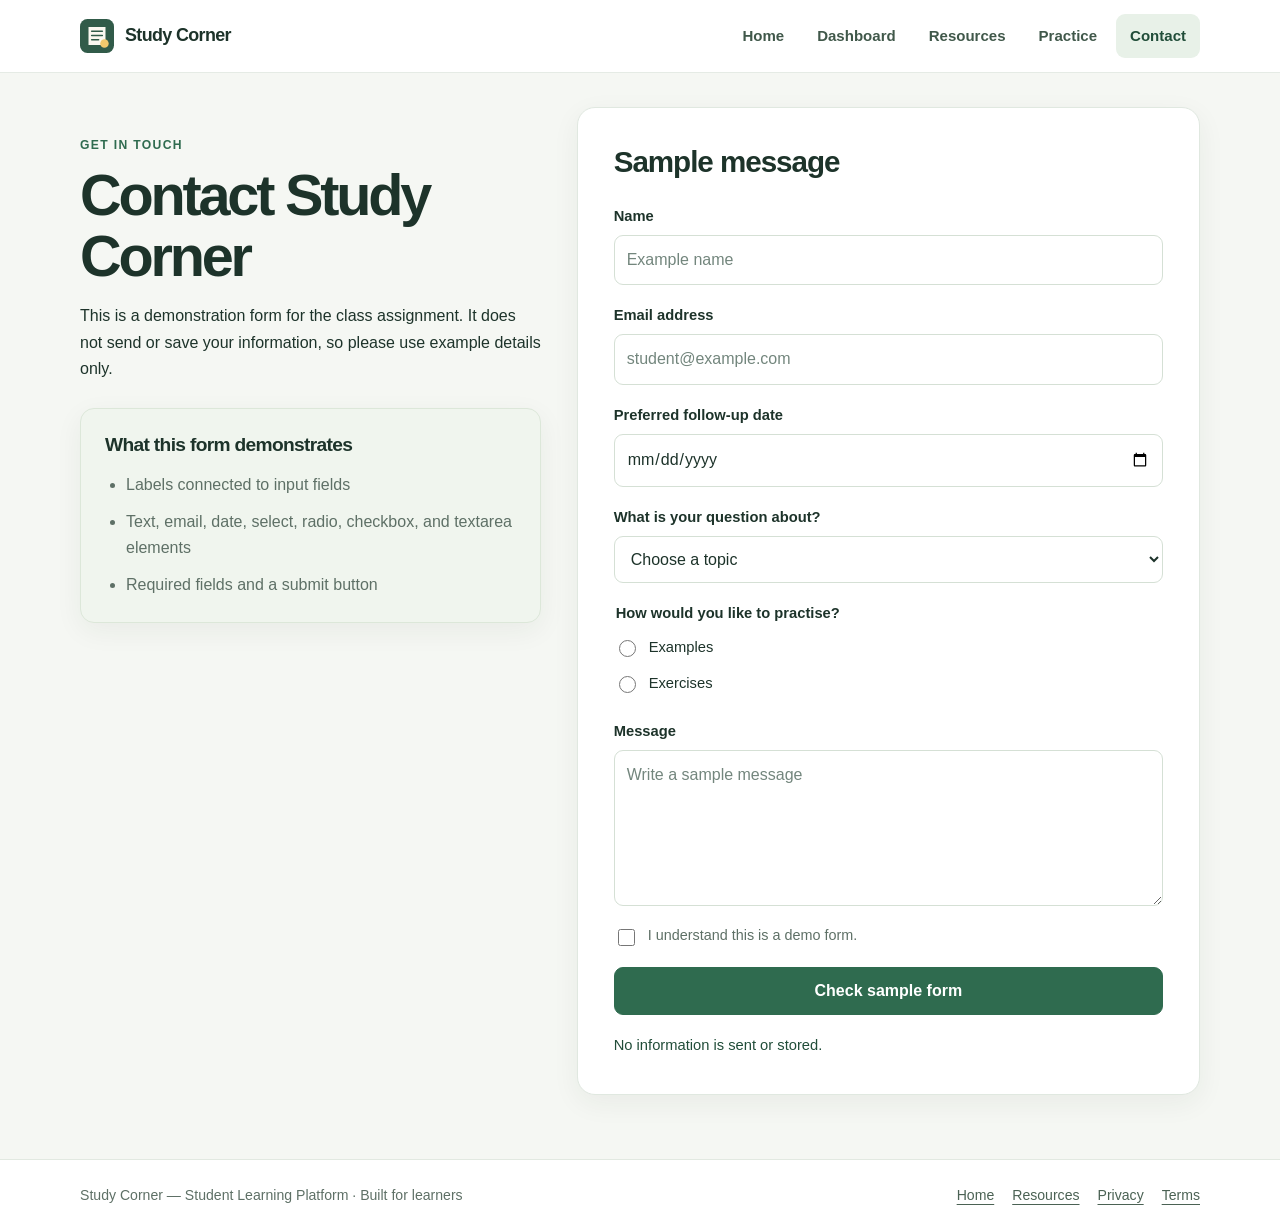
<file: contact.html>
<!DOCTYPE html>
<html lang="en">
<head>
  <meta charset="UTF-8">
  <meta name="viewport" content="width=device-width, initial-scale=1.0">
  <meta name="description" content="A sample HTML form demonstrating common input types.">
  <title>Contact | Study Corner — Student Learning Platform</title>
  <link rel="stylesheet" href="style.css">
  <link rel="icon" href="favicon.svg" type="image/svg+xml">
</head>
<body>
  <!-- This form is for demonstrating HTML form elements only. -->
  <header class="site-header">
    <nav class="navbar" aria-label="Main navigation">
      <a class="logo" href="index.html"><img src="favicon.svg" alt="" width="30" height="30"> Study Corner</a>
      <ul class="nav-links">
        <li><a href="index.html">Home</a></li><li><a href="index.html#dashboard">Dashboard</a></li><li><a href="resources.html">Resources</a></li><li><a href="resources.html#practice-centre">Practice</a></li><li><a class="active" aria-current="page" href="contact.html">Contact</a></li>
      </ul>
    </nav>
  </header>

  <main id="main-content" class="page-wrap contact-layout">
    <section class="page-intro">
      <p class="eyebrow">Get in touch</p>
      <h1>Contact Study Corner</h1>
      <p>This is a demonstration form for the class assignment. It does not send or save your information, so please use example details only.</p>
      <div class="glass-panel contact-note" id="form-note">
        <h2>What this form demonstrates</h2>
        <ul>
          <li>Labels connected to input fields</li>
          <li>Text, email, date, select, radio, checkbox, and textarea elements</li>
          <li>Required fields and a submit button</li>
        </ul>
      </div>
    </section>

    <section class="glass-panel form-panel">
      <h2>Sample message</h2>
      <form id="contact-form" class="contact-form">
        <div class="form-row">
          <label for="full-name">Name</label>
          <input type="text" id="full-name" name="full-name" placeholder="Example name" autocomplete="off" required>
        </div>
        <div class="form-row">
          <label for="email">Email address</label>
          <input type="email" id="email" name="email" placeholder="student@example.com" autocomplete="off" required>
        </div>
        <div class="form-row">
          <label for="study-date">Preferred follow-up date</label>
          <input type="date" id="study-date" name="study-date">
        </div>
        <div class="form-row">
          <label for="topic">What is your question about?</label>
          <select id="topic" name="topic" required>
            <option value="">Choose a topic</option>
            <option value="html">HTML</option>
            <option value="css">CSS</option>
            <option value="study">Study tips</option>
          </select>
        </div>
        <fieldset class="form-row fieldset">
          <legend>How would you like to practise?</legend>
          <label class="choice"><input type="radio" name="practice" value="examples" required> Examples</label>
          <label class="choice"><input type="radio" name="practice" value="exercises"> Exercises</label>
        </fieldset>
        <div class="form-row">
          <label for="message">Message</label>
          <textarea id="message" name="message" rows="5" placeholder="Write a sample message" required></textarea>
        </div>
        <label class="choice consent"><input type="checkbox" id="sample-confirm" required> I understand this is a demo form.</label>
        <button class="button button-primary" type="submit">Check sample form</button>
        <p id="contact-notice" class="form-notice" role="status" aria-live="polite">No information is sent or stored.</p>
      </form>
    </section>
  </main>

  <footer class="site-footer">
    <p>Study Corner — Student Learning Platform · Built for learners</p>
    <div class="footer-links"><a href="index.html">Home</a><a href="resources.html">Resources</a><a href="privacy.html">Privacy</a><a href="terms.html">Terms</a></div>
  </footer>
  <script src="app.js" defer></script>
</body>
</html>
</file>
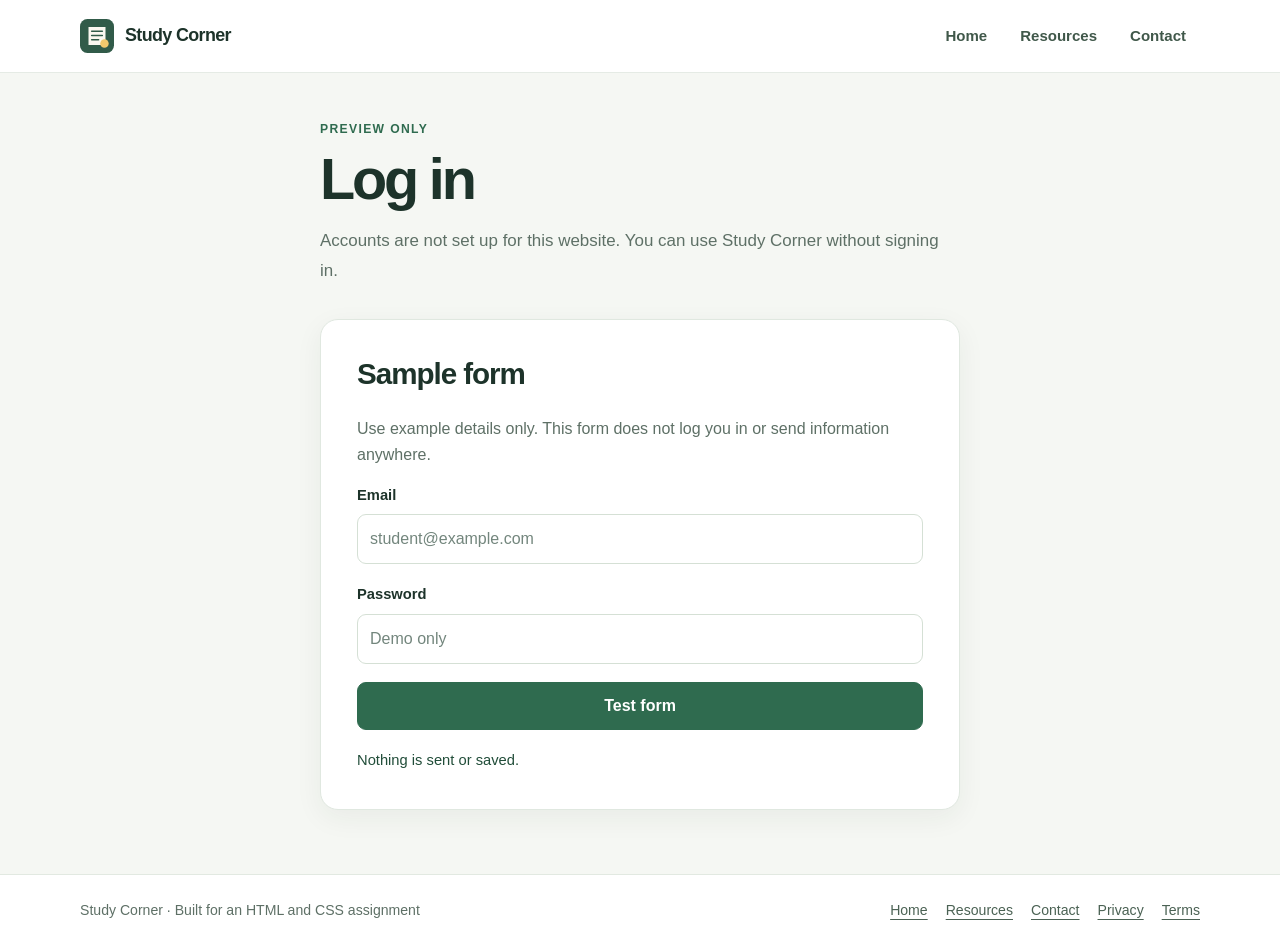
<file: login.html>
<!DOCTYPE html>
<html lang="en">
<head>
  <meta charset="UTF-8">
  <meta name="viewport" content="width=device-width, initial-scale=1.0">
  <meta name="description" content="Login form preview for the Study Corner student project.">
  <title>Log in preview | Study Corner</title>
  <link rel="stylesheet" href="style.css">
  <link rel="icon" href="favicon.svg" type="image/svg+xml">
</head>
<body>
  <a class="skip-link" href="#main-content">Skip to content</a>
  <header class="site-header">
    <nav class="navbar" aria-label="Main navigation">
      <a class="logo" href="index.html"><img src="favicon.svg" alt="" width="30" height="30"> Study Corner</a>
      <ul class="nav-links">
        <li><a href="index.html">Home</a></li>
        <li><a href="resources.html">Resources</a></li>
        <li><a href="contact.html">Contact</a></li>
      </ul>
    </nav>
  </header>

  <main id="main-content" class="page-wrap" style="max-width: 640px;">
    <section class="page-intro">
      <p class="eyebrow">Preview only</p>
      <h1>Log in</h1>
      <p>Accounts are not set up for this website. You can use Study Corner without signing in.</p>
    </section>

    <section class="glass-panel form-panel">
      <h2>Sample form</h2>
      <p class="muted">Use example details only. This form does not log you in or send information anywhere.</p>
      <form id="login-form" class="contact-form">
        <div class="form-row">
          <label for="login-email">Email</label>
          <input type="email" id="login-email" name="email" placeholder="student@example.com" autocomplete="off" required>
        </div>
        <div class="form-row">
          <label for="login-password">Password</label>
          <input type="password" id="login-password" name="password" placeholder="Demo only" autocomplete="off" required>
        </div>
        <button class="button button-primary" type="submit">Test form</button>
        <p id="login-notice" class="form-notice" role="status" aria-live="polite">Nothing is sent or saved.</p>
      </form>
    </section>
  </main>

  <footer class="site-footer">
    <p>Study Corner · Built for an HTML and CSS assignment</p>
    <div class="footer-links">
      <a href="index.html">Home</a>
      <a href="resources.html">Resources</a>
      <a href="contact.html">Contact</a>
      <a href="privacy.html">Privacy</a>
      <a href="terms.html">Terms</a>
    </div>
  </footer>
  <script>
    // Keep this as a safe front-end demonstration; no credentials are sent.
    document.getElementById("login-form").addEventListener("submit", function (event) {
      event.preventDefault();
      document.getElementById("login-password").value = "";
      document.getElementById("login-notice").textContent = "This is only a preview. You are not logged in, and nothing was sent or saved.";
    });
  </script>
</body>
</html>
</file>
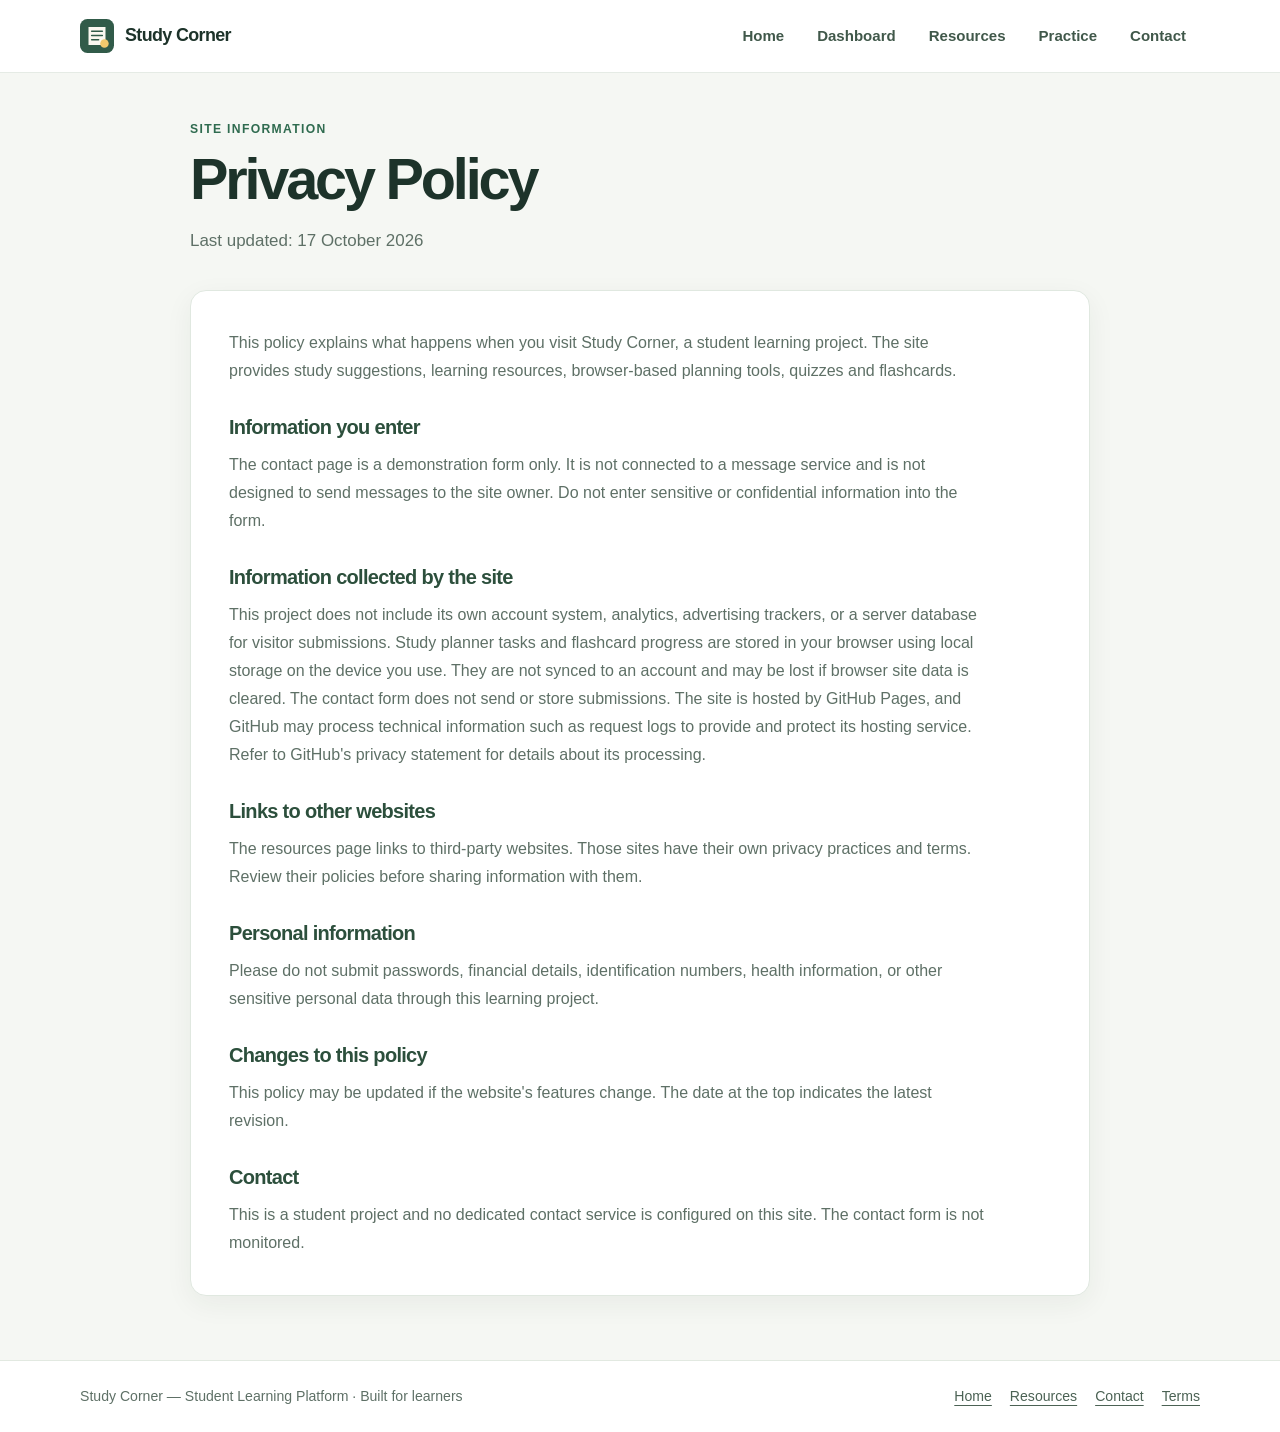
<file: privacy.html>
<!DOCTYPE html>
<html lang="en">
<head>
  <meta charset="UTF-8">
  <meta name="viewport" content="width=device-width, initial-scale=1.0">
  <meta name="description" content="Privacy information for the Study Corner student website.">
  <title>Privacy Policy | Study Corner — Student Learning Platform</title>
  <link rel="stylesheet" href="style.css">
  <link rel="icon" href="favicon.svg" type="image/svg+xml">
</head>
<body>
  <a class="skip-link" href="#main-content">Skip to content</a>
  <header class="site-header">
    <nav class="navbar" aria-label="Main navigation">
      <a class="logo" href="index.html"><img src="favicon.svg" alt="" width="30" height="30"> Study Corner</a>
      <ul class="nav-links">
        <li><a href="index.html">Home</a></li><li><a href="index.html#dashboard">Dashboard</a></li><li><a href="resources.html">Resources</a></li><li><a href="resources.html#practice-centre">Practice</a></li><li><a href="contact.html">Contact</a></li>
      </ul>
    </nav>
  </header>

  <main id="main-content" class="page-wrap legal-wrap">
    <section class="page-intro">
      <p class="eyebrow">Site information</p>
      <h1>Privacy Policy</h1>
      <p>Last updated: 17 October 2026</p>
    </section>

    <article class="glass-panel legal-content">
      <p>This policy explains what happens when you visit Study Corner, a student learning project. The site provides study suggestions, learning resources, browser-based planning tools, quizzes and flashcards.</p>
      <h2>Information you enter</h2>
      <p>The contact page is a demonstration form only. It is not connected to a message service and is not designed to send messages to the site owner. Do not enter sensitive or confidential information into the form.</p>
      <h2>Information collected by the site</h2>
      <p>This project does not include its own account system, analytics, advertising trackers, or a server database for visitor submissions. Study planner tasks and flashcard progress are stored in your browser using local storage on the device you use. They are not synced to an account and may be lost if browser site data is cleared. The contact form does not send or store submissions. The site is hosted by GitHub Pages, and GitHub may process technical information such as request logs to provide and protect its hosting service. Refer to GitHub's privacy statement for details about its processing.</p>
      <h2>Links to other websites</h2>
      <p>The resources page links to third-party websites. Those sites have their own privacy practices and terms. Review their policies before sharing information with them.</p>
      <h2>Personal information</h2>
      <p>Please do not submit passwords, financial details, identification numbers, health information, or other sensitive personal data through this learning project.</p>
      <h2>Changes to this policy</h2>
      <p>This policy may be updated if the website's features change. The date at the top indicates the latest revision.</p>
      <h2>Contact</h2>
      <p>This is a student project and no dedicated contact service is configured on this site. The contact form is not monitored.</p>
    </article>
  </main>

  <footer class="site-footer">
    <p>Study Corner — Student Learning Platform · Built for learners</p>
    <div class="footer-links">
      <a href="index.html">Home</a>
      <a href="resources.html">Resources</a>
      <a href="contact.html">Contact</a>
      <a href="terms.html">Terms</a>
    </div>
  </footer>
</body>
</html>
</file>
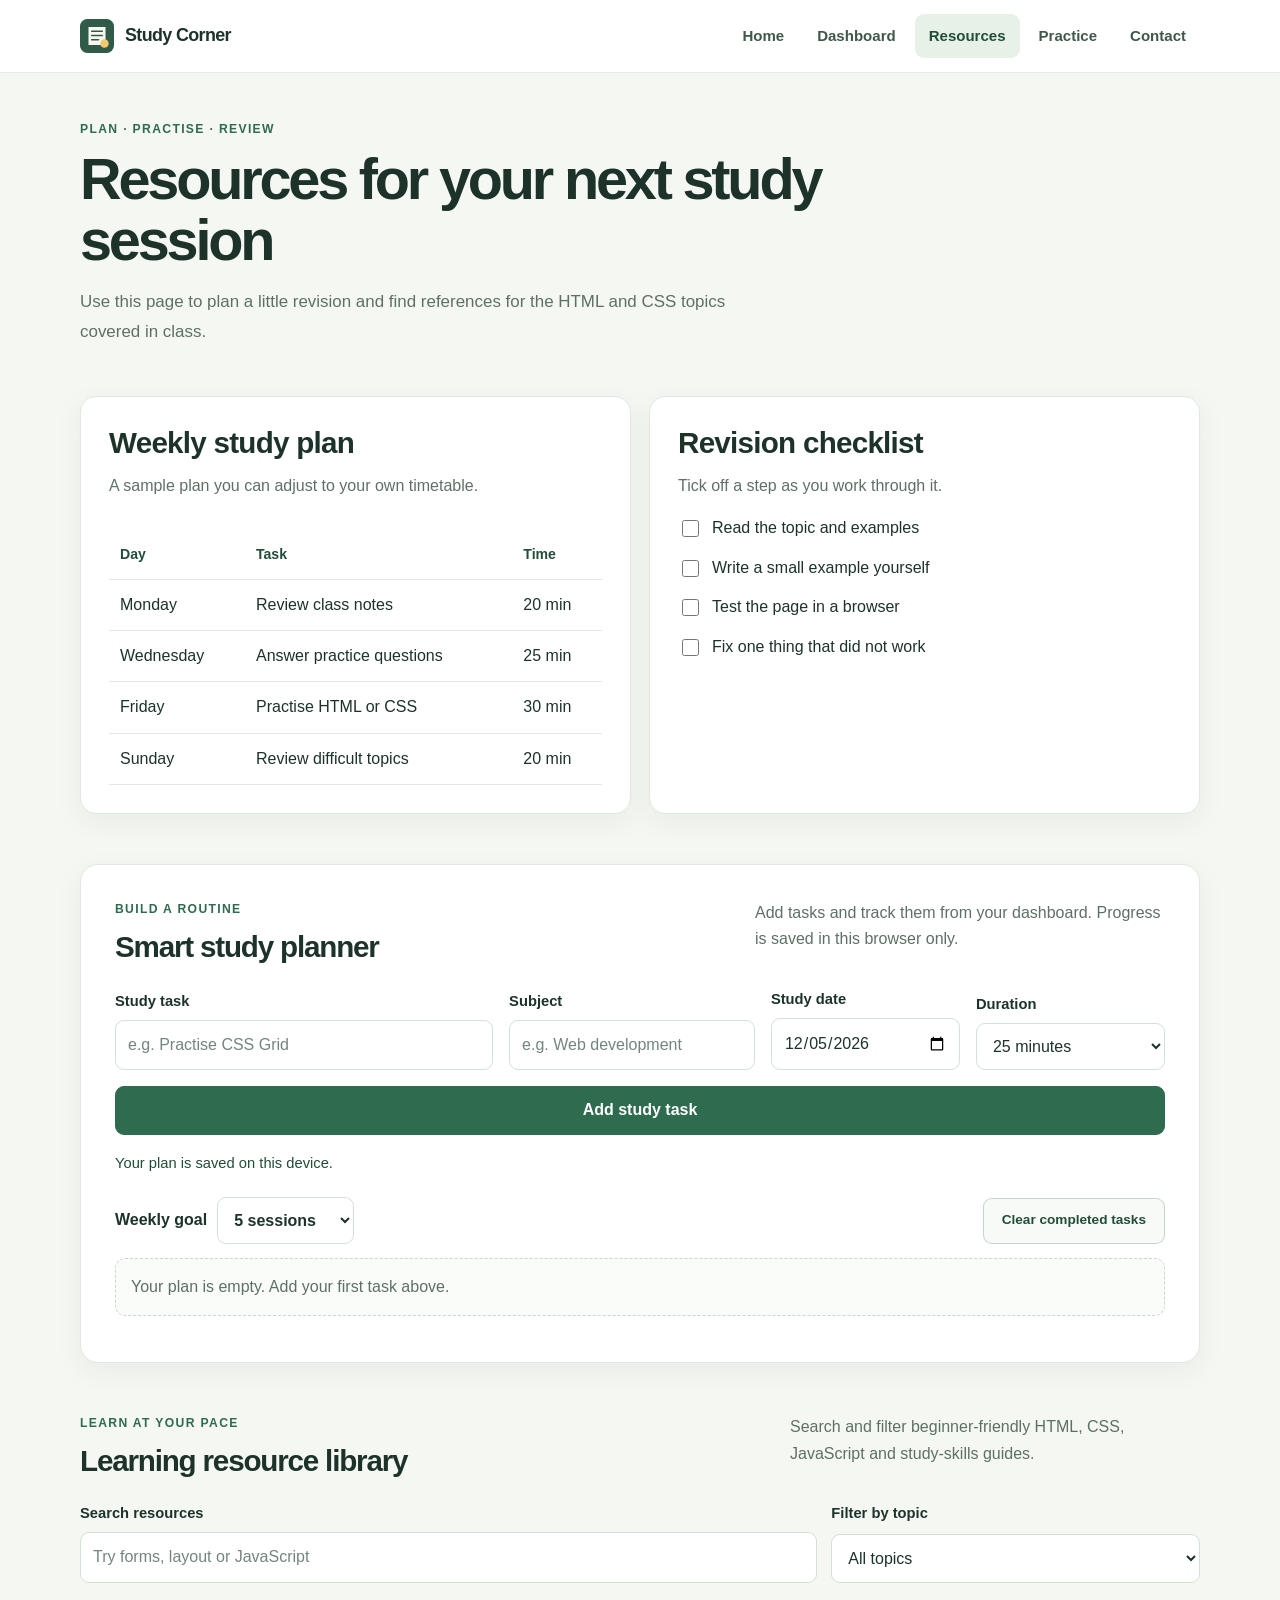
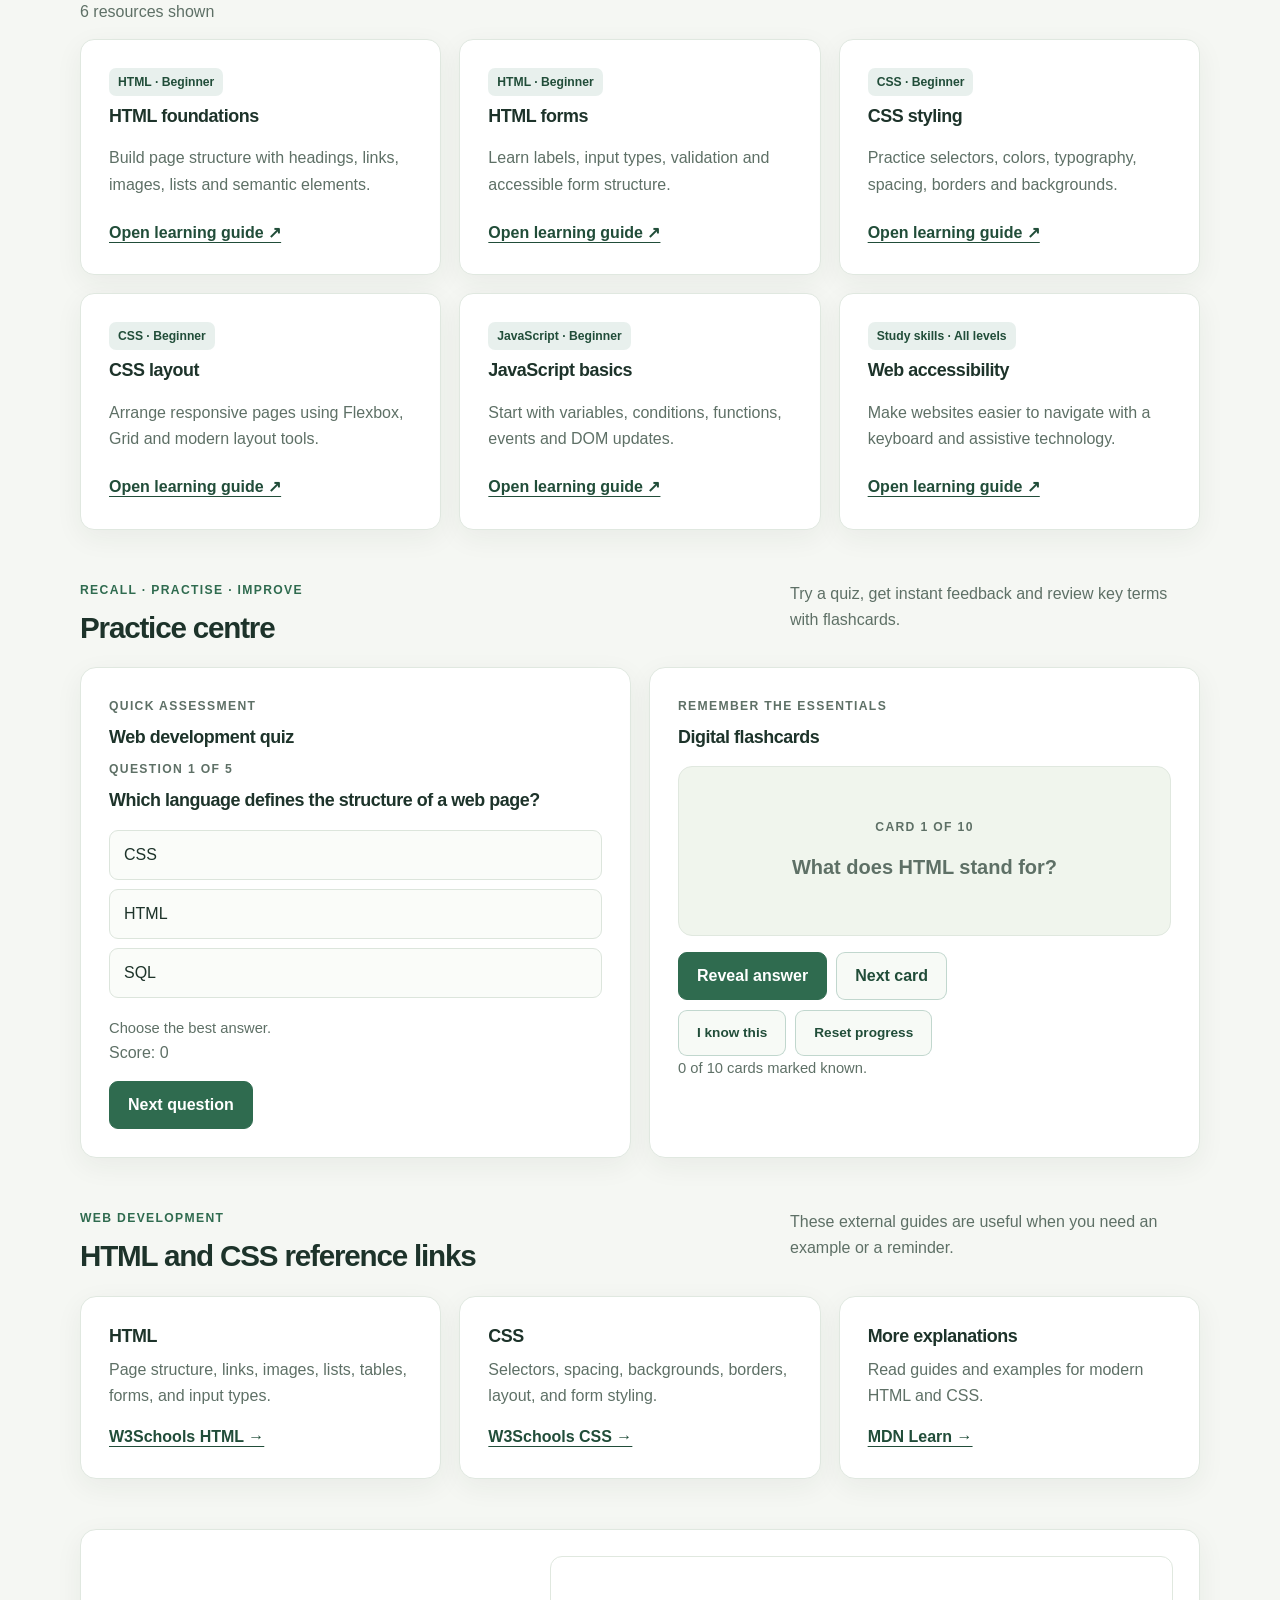
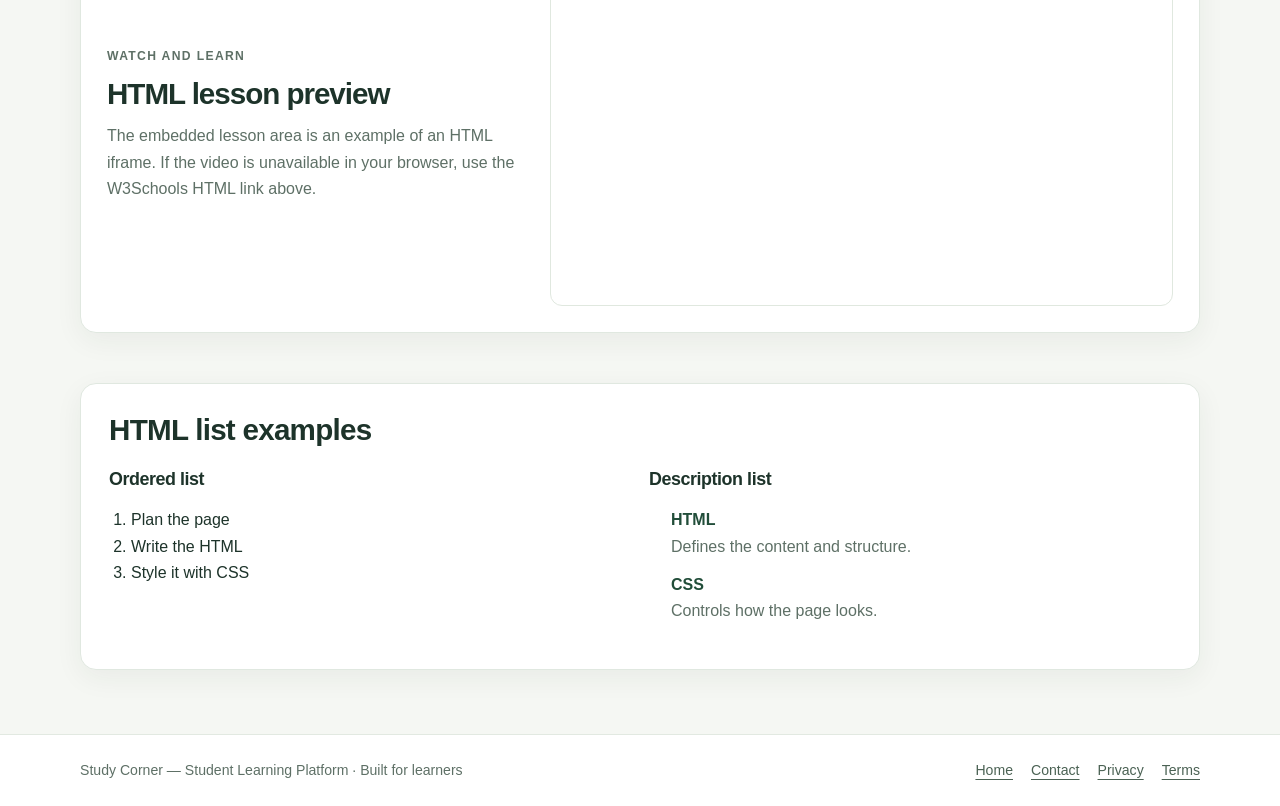
<file: resources.html>
<!DOCTYPE html>
<html lang="en">
<head>
  <meta charset="UTF-8">
  <meta name="viewport" content="width=device-width, initial-scale=1.0">
  <meta name="description" content="Study plan, revision checklist, and HTML and CSS learning resources.">
  <title>Learning Resources | Study Corner — Student Learning Platform</title>
  <link rel="stylesheet" href="style.css">
  <link rel="icon" href="favicon.svg" type="image/svg+xml">
</head>
<body>
  <!-- Shared navigation makes it easy to move between the three pages. -->
  <header class="site-header">
    <nav class="navbar" aria-label="Main navigation">
      <a class="logo" href="index.html"><img src="favicon.svg" alt="" width="30" height="30"> Study Corner</a>
      <ul class="nav-links">
        <li><a href="index.html">Home</a></li><li><a href="index.html#dashboard">Dashboard</a></li>
        <li><a class="active" aria-current="page" href="resources.html">Resources</a></li><li><a href="resources.html#practice-centre">Practice</a></li><li><a href="contact.html">Contact</a></li>
      </ul>
    </nav>
  </header>

  <main id="main-content" class="page-wrap">
    <section class="page-intro">
      <p class="eyebrow">Plan · practise · review</p>
      <h1>Resources for your next study session</h1>
      <p>Use this page to plan a little revision and find references for the HTML and CSS topics covered in class.</p>
    </section>

    <section class="two-columns section-block">
      <div class="glass-panel info-panel">
        <h2>Weekly study plan</h2>
        <p class="muted">A sample plan you can adjust to your own timetable.</p>
        <div class="table-scroll">
          <table>
            <thead><tr><th scope="col">Day</th><th scope="col">Task</th><th scope="col">Time</th></tr></thead>
            <tbody>
              <tr><td>Monday</td><td>Review class notes</td><td>20 min</td></tr>
              <tr><td>Wednesday</td><td>Answer practice questions</td><td>25 min</td></tr>
              <tr><td>Friday</td><td>Practise HTML or CSS</td><td>30 min</td></tr>
              <tr><td>Sunday</td><td>Review difficult topics</td><td>20 min</td></tr>
            </tbody>
          </table>
        </div>
      </div>
      <div class="glass-panel info-panel">
        <h2>Revision checklist</h2>
        <p>Tick off a step as you work through it.</p>
        <ul class="check-list">
          <li><label><input type="checkbox"> Read the topic and examples</label></li>
          <li><label><input type="checkbox"> Write a small example yourself</label></li>
          <li><label><input type="checkbox"> Test the page in a browser</label></li>
          <li><label><input type="checkbox"> Fix one thing that did not work</label></li>
        </ul>
      </div>
    </section>

    <section class="glass-panel planner-panel section-block" id="study-planner"><div class="section-heading"><div><p class="eyebrow">Build a routine</p><h2>Smart study planner</h2></div><p>Add tasks and track them from your dashboard. Progress is saved in this browser only.</p></div>
<form id="planner-form" class="planner-form"><div class="form-row"><label for="task-title">Study task</label><input id="task-title" type="text" maxlength="120" placeholder="e.g. Practise CSS Grid" required></div><div class="form-row"><label for="task-subject">Subject</label><input id="task-subject" type="text" maxlength="60" placeholder="e.g. Web development"></div><div class="form-row"><label for="task-date">Study date</label><input id="task-date" type="date" required></div><div class="form-row"><label for="task-minutes">Duration</label><select id="task-minutes"><option value="15">15 minutes</option><option value="25" selected>25 minutes</option><option value="30">30 minutes</option><option value="45">45 minutes</option><option value="60">60 minutes</option></select></div><button class="button button-primary" type="submit">Add study task</button><p id="planner-notice" class="form-notice" role="status">Your plan is saved on this device.</p></form>
<div class="planner-toolbar"><label for="weekly-goal">Weekly goal <select id="weekly-goal"><option value="3">3 sessions</option><option value="5" selected>5 sessions</option><option value="7">7 sessions</option><option value="10">10 sessions</option></select></label><button id="clear-completed" class="button button-small button-quiet" type="button">Clear completed tasks</button></div><ul id="planner-task-list" class="planner-list"><li class="empty-state">Your planned tasks will appear here.</li></ul></section>
<section class="section-block" id="learning-library"><div class="section-heading"><div><p class="eyebrow">Learn at your pace</p><h2>Learning resource library</h2></div><p>Search and filter beginner-friendly HTML, CSS, JavaScript and study-skills guides.</p></div><div class="resource-controls"><div class="form-row"><label for="resource-search">Search resources</label><input id="resource-search" type="search" placeholder="Try forms, layout or JavaScript"></div><div class="form-row"><label for="resource-category">Filter by topic</label><select id="resource-category"><option value="all">All topics</option><option value="HTML">HTML</option><option value="CSS">CSS</option><option value="JavaScript">JavaScript</option><option value="Study skills">Study skills</option></select></div></div><p id="resource-count" class="muted" aria-live="polite">Loading resources…</p><div id="resource-library" class="three-columns resource-grid"><p class="empty-state">Resources will appear here.</p></div></section>
<section class="section-block" id="practice-centre"><div class="section-heading"><div><p class="eyebrow">Recall · practise · improve</p><h2>Practice centre</h2></div><p>Try a quiz, get instant feedback and review key terms with flashcards.</p></div><div class="two-columns practice-tools">
<article class="glass-panel info-panel"><p class="eyebrow">Quick assessment</p><h3>Web development quiz</h3><div id="quiz-box"><p>Quiz questions will appear here.</p></div><p id="quiz-feedback" class="form-notice" role="status" aria-live="polite">Choose the best answer.</p><p id="quiz-score" class="muted">Score: 0/0</p><button id="quiz-next" class="button button-primary" type="button" hidden>Next question</button></article>
<article class="glass-panel info-panel"><p class="eyebrow">Remember the essentials</p><h3>Digital flashcards</h3><div class="flashcard" aria-live="polite"><p id="flashcard-count" class="eyebrow">Card 1 of 10</p><p id="flashcard-front" class="flashcard-text">What does HTML stand for?</p></div><div class="flashcard-actions"><button id="flashcard-flip" class="button button-primary" type="button">Reveal answer</button><button id="flashcard-next" class="button button-quiet" type="button">Next card</button></div><div class="flashcard-actions"><button id="flashcard-known" class="button button-small button-quiet" type="button">I know this</button><button id="flashcard-reset" class="button button-small button-quiet" type="button">Reset progress</button></div><p id="flashcard-progress" class="form-notice" role="status" aria-live="polite">Mark cards you know to track progress.</p></article></div></section>
<section class="section-block">
      <div class="section-heading">
        <div><p class="eyebrow">Web development</p><h2>HTML and CSS reference links</h2></div>
        <p>These external guides are useful when you need an example or a reminder.</p>
      </div>
      <div class="three-columns">
        <article class="glass-panel info-panel">
          <h3>HTML</h3>
          <p>Page structure, links, images, lists, tables, forms, and input types.</p>
          <a class="text-link" href="https://www.w3schools.com/html/" target="_blank" rel="noopener noreferrer">W3Schools HTML →</a>
        </article>
        <article class="glass-panel info-panel">
          <h3>CSS</h3>
          <p>Selectors, spacing, backgrounds, borders, layout, and form styling.</p>
          <a class="text-link" href="https://www.w3schools.com/css/" target="_blank" rel="noopener noreferrer">W3Schools CSS →</a>
        </article>
        <article class="glass-panel info-panel">
          <h3>More explanations</h3>
          <p>Read guides and examples for modern HTML and CSS.</p>
          <a class="text-link" href="https://developer.mozilla.org/en-US/docs/Learn" target="_blank" rel="noopener noreferrer">MDN Learn →</a>
        </article>
      </div>
    </section>

    <section class="glass-panel embed-panel section-block">
      <div>
        <p class="eyebrow">Watch and learn</p>
        <h2>HTML lesson preview</h2>
        <p>The embedded lesson area is an example of an HTML iframe. If the video is unavailable in your browser, use the W3Schools HTML link above.</p>
      </div>
      <div class="video-frame">
        <iframe src="https://www.youtube-nocookie.com/embed/pQN-pnXPaVg" title="HTML tutorial for beginners" loading="lazy" allow="accelerometer; autoplay; clipboard-write; encrypted-media; gyroscope; picture-in-picture; web-share" referrerpolicy="strict-origin-when-cross-origin" allowfullscreen></iframe>
      </div>
    </section>

    <section class="glass-panel info-panel section-block">
      <h2>HTML list examples</h2>
      <div class="two-columns list-examples">
        <div><h3>Ordered list</h3><ol><li>Plan the page</li><li>Write the HTML</li><li>Style it with CSS</li></ol></div>
        <div><h3>Description list</h3><dl><dt>HTML</dt><dd>Defines the content and structure.</dd><dt>CSS</dt><dd>Controls how the page looks.</dd></dl></div>
      </div>
    </section>
  </main>

  <footer class="site-footer">
    <p>Study Corner — Student Learning Platform · Built for learners</p>
    <div class="footer-links"><a href="index.html">Home</a><a href="contact.html">Contact</a><a href="privacy.html">Privacy</a><a href="terms.html">Terms</a></div>
  </footer>
  <script src="app.js" defer></script>
</body>
</html>
</file>
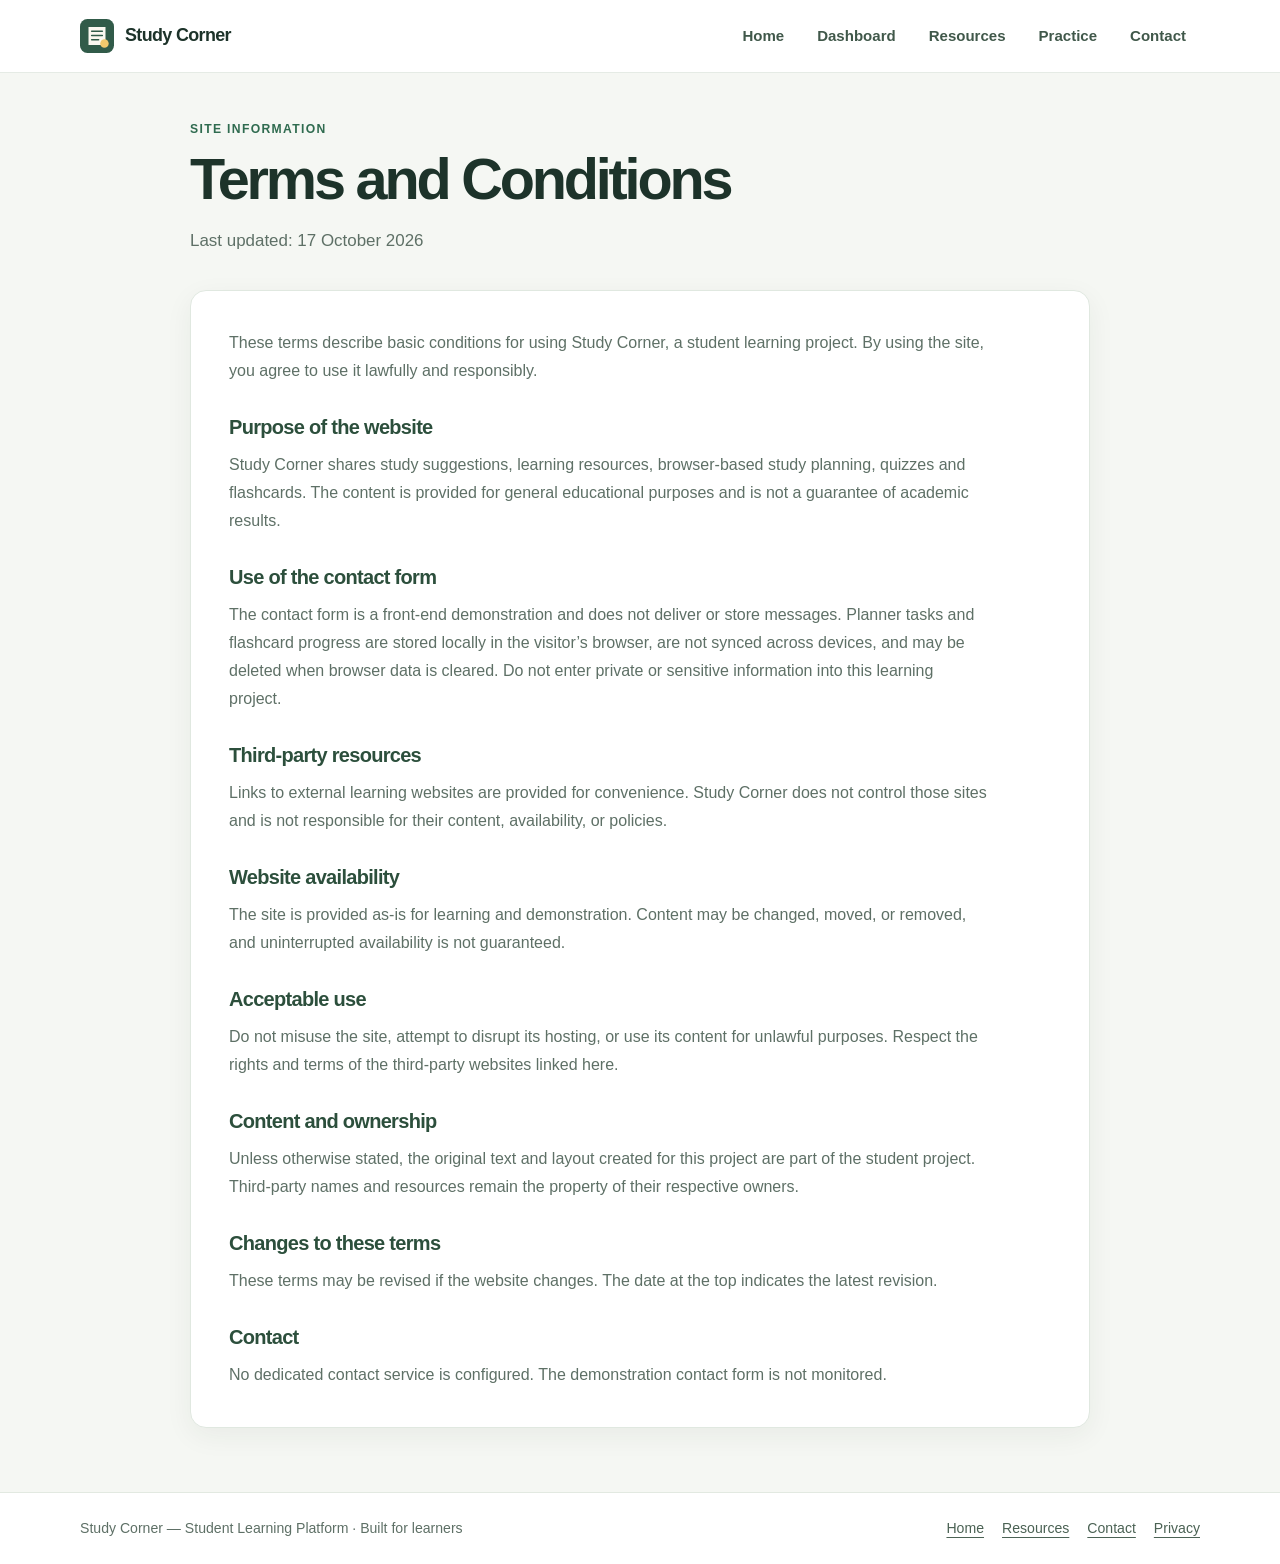
<file: terms.html>
<!DOCTYPE html>
<html lang="en">
<head>
  <meta charset="UTF-8">
  <meta name="viewport" content="width=device-width, initial-scale=1.0">
  <meta name="description" content="Terms and conditions for using the Study Corner student website.">
  <title>Terms and Conditions | Study Corner — Student Learning Platform</title>
  <link rel="stylesheet" href="style.css">
  <link rel="icon" href="favicon.svg" type="image/svg+xml">
</head>
<body>
  <a class="skip-link" href="#main-content">Skip to content</a>
  <header class="site-header">
    <nav class="navbar" aria-label="Main navigation">
      <a class="logo" href="index.html"><img src="favicon.svg" alt="" width="30" height="30"> Study Corner</a>
      <ul class="nav-links">
        <li><a href="index.html">Home</a></li><li><a href="index.html#dashboard">Dashboard</a></li><li><a href="resources.html">Resources</a></li><li><a href="resources.html#practice-centre">Practice</a></li><li><a href="contact.html">Contact</a></li>
      </ul>
    </nav>
  </header>

  <main id="main-content" class="page-wrap legal-wrap">
    <section class="page-intro">
      <p class="eyebrow">Site information</p>
      <h1>Terms and Conditions</h1>
      <p>Last updated: 17 October 2026</p>
    </section>

    <article class="glass-panel legal-content">
      <p>These terms describe basic conditions for using Study Corner, a student learning project. By using the site, you agree to use it lawfully and responsibly.</p>
      <h2>Purpose of the website</h2>
      <p>Study Corner shares study suggestions, learning resources, browser-based study planning, quizzes and flashcards. The content is provided for general educational purposes and is not a guarantee of academic results.</p>
      <h2>Use of the contact form</h2>
      <p>The contact form is a front-end demonstration and does not deliver or store messages. Planner tasks and flashcard progress are stored locally in the visitor’s browser, are not synced across devices, and may be deleted when browser data is cleared. Do not enter private or sensitive information into this learning project.</p>
      <h2>Third-party resources</h2>
      <p>Links to external learning websites are provided for convenience. Study Corner does not control those sites and is not responsible for their content, availability, or policies.</p>
      <h2>Website availability</h2>
      <p>The site is provided as-is for learning and demonstration. Content may be changed, moved, or removed, and uninterrupted availability is not guaranteed.</p>
      <h2>Acceptable use</h2>
      <p>Do not misuse the site, attempt to disrupt its hosting, or use its content for unlawful purposes. Respect the rights and terms of the third-party websites linked here.</p>
      <h2>Content and ownership</h2>
      <p>Unless otherwise stated, the original text and layout created for this project are part of the student project. Third-party names and resources remain the property of their respective owners.</p>
      <h2>Changes to these terms</h2>
      <p>These terms may be revised if the website changes. The date at the top indicates the latest revision.</p>
      <h2>Contact</h2>
      <p>No dedicated contact service is configured. The demonstration contact form is not monitored.</p>
    </article>
  </main>

  <footer class="site-footer">
    <p>Study Corner — Student Learning Platform · Built for learners</p>
    <div class="footer-links">
      <a href="index.html">Home</a>
      <a href="resources.html">Resources</a>
      <a href="contact.html">Contact</a>
      <a href="privacy.html">Privacy</a>
    </div>
  </footer>
</body>
</html>
</file>
<file: style.css>
/* Study Corner styles: glassmorphism, spacing, typography, and responsive layout. */
:root {
  --ink: #18312c;
  --muted: #536a63;
  --green: #236b54;
  --green-dark: #174a3a;
  --line: rgba(255, 255, 255, 0.78);
  --glass: rgba(255, 255, 255, 0.64);
  --glass-strong: rgba(255, 255, 255, 0.78);
  --shadow: 0 18px 48px rgba(34, 75, 61, 0.10);
}
* { box-sizing: border-box; }
html { scroll-behavior: smooth; }
body {
  margin: 0;
  min-height: 100vh;
  color: var(--ink);
  font: 16px/1.65 Inter, "Segoe UI", Arial, sans-serif;
  background:
    radial-gradient(ellipse at 12% 8%, rgba(176, 222, 197, 0.76), transparent 34rem),
    radial-gradient(ellipse at 92% 22%, rgba(197, 224, 231, 0.72), transparent 32rem),
    linear-gradient(135deg, #f2f8f3 0%, #eaf3f0 48%, #f4f7f5 100%);
  background-attachment: fixed;
}
a { color: var(--green-dark); text-underline-offset: 4px; }
a:hover { color: #0e392b; }
a:focus-visible, button:focus-visible, input:focus-visible, select:focus-visible, textarea:focus-visible {
  outline: 3px solid #317a5d;
  outline-offset: 3px;
}
.site-header {
  position: sticky;
  top: 0;
  z-index: 10;
  border-bottom: 1px solid rgba(255,255,255,.78);
  background: rgba(246, 251, 247, .72);
  backdrop-filter: blur(18px);
  -webkit-backdrop-filter: blur(18px);
}
.navbar {
  width: min(1120px, calc(100% - 40px));
  min-height: 78px;
  margin: 0 auto;
  display: flex;
  align-items: center;
  justify-content: space-between;
  gap: 24px;
}
.logo {
  display: inline-flex;
  align-items: center;
  gap: 10px;
  color: var(--ink);
  font-size: 1.1rem;
  font-weight: 750;
  text-decoration: none;
  letter-spacing: -.025em;
}
.logo img { display: block; }
.nav-links {
  display: flex;
  align-items: center;
  flex-wrap: wrap;
  gap: 8px;
  margin: 0;
  padding: 0;
  list-style: none;
}
.nav-links a {
  display: block;
  padding: 8px 13px;
  border: 1px solid transparent;
  color: var(--ink);
  text-decoration: none;
  font-size: .94rem;
}
.nav-links a:hover, .nav-links a.active {
  border-color: rgba(255,255,255,.9);
  background: rgba(255,255,255,.58);
  box-shadow: 0 4px 16px rgba(34,75,61,.06);
}
.page-wrap { width: min(1120px, calc(100% - 40px)); margin: 38px auto 76px; }
.glass-panel {
  border: 1px solid var(--line);
  background: var(--glass);
  box-shadow: var(--shadow);
  backdrop-filter: blur(18px);
  -webkit-backdrop-filter: blur(18px);
}
.hero {
  display: grid;
  grid-template-columns: 1.2fr .8fr;
  align-items: center;
  gap: 48px;
  min-height: 360px;
  padding: clamp(28px, 5vw, 60px);
  overflow: hidden;
}
.hero-copy { max-width: 600px; }
.eyebrow {
  margin: 0 0 10px;
  color: var(--green);
  font-size: .76rem;
  font-weight: 800;
  letter-spacing: .14em;
  text-transform: uppercase;
}
h1, h2, h3, p { margin-top: 0; }
h1 { max-width: 720px; margin-bottom: 16px; font-size: clamp(2.3rem, 5vw, 4.3rem); line-height: 1.06; letter-spacing: -.055em; }
h2 { margin-bottom: 12px; font-size: clamp(1.35rem, 2.5vw, 1.85rem); line-height: 1.2; letter-spacing: -.035em; }
h3 { margin-bottom: 9px; font-size: 1.12rem; line-height: 1.3; }
p { margin-bottom: 14px; }
.hero-copy > p:not(.eyebrow) { max-width: 530px; color: var(--muted); font-size: 1.08rem; }
.hero-actions { display: flex; align-items: center; flex-wrap: wrap; gap: 18px; margin-top: 26px; }
.button {
  display: inline-flex;
  align-items: center;
  justify-content: center;
  min-height: 44px;
  padding: 10px 17px;
  border: 1px solid var(--green);
  border-radius: 4px;
  font: inherit;
  font-weight: 650;
  text-decoration: none;
  cursor: pointer;
}
.button-primary { background: var(--green); color: #fff; }
.button-primary:hover { background: var(--green-dark); color: #fff; }
.text-link { font-weight: 650; }
.hero-art { position: relative; width: 100%; max-width: 180px; min-width: 0; min-height: 0; justify-self: end; }
.hero-photo { display: block; width: 100%; height: 130px; object-fit: cover; object-position: center; border: 1px solid rgba(255,255,255,.9); border-radius: 12px; box-shadow: 0 12px 28px rgba(38,85,65,.12); }
.photo-caption { position: absolute; right: 12px; bottom: 14px; left: 12px; display: flex; align-items: center; gap: 9px; width: fit-content; max-width: calc(100% - 24px); padding: 11px 15px; border: 1px solid rgba(255,255,255,.85); border-radius: 12px; background: rgba(255,255,255,.76); color: var(--ink); box-shadow: 0 8px 24px rgba(24,49,44,.12); backdrop-filter: blur(14px); -webkit-backdrop-filter: blur(14px); font-size: .86rem; font-weight: 700; }
.caption-dot { width: 8px; height: 8px; flex: 0 0 8px; border-radius: 50%; background: #438565; }
.section-block { margin-top: 58px; }
.section-heading { display: flex; align-items: end; justify-content: space-between; gap: 28px; margin-bottom: 20px; }
.section-heading > p { max-width: 410px; margin-bottom: 12px; color: var(--muted); }
.section-heading h2 { margin-bottom: 0; }
.three-columns { display: grid; grid-template-columns: repeat(3, minmax(0, 1fr)); gap: 18px; }
.two-columns { display: grid; grid-template-columns: repeat(2, minmax(0, 1fr)); gap: 18px; }
.info-panel { padding: 25px; }
.info-panel p, .muted { color: var(--muted); }
.info-panel p:last-child { margin-bottom: 0; }
.number { display: inline-block; margin-bottom: 22px; color: var(--green); font-size: .78rem; font-weight: 800; letter-spacing: .12em; }
.practice-panel { display: flex; align-items: center; justify-content: space-between; gap: 24px; margin-top: 42px; padding: 26px 30px; }
.practice-panel h2 { margin-bottom: 7px; }
.practice-panel p:last-child { margin-bottom: 0; color: var(--muted); }
.page-intro { max-width: 760px; margin: 16px 0 30px; }
.page-intro h1 { font-size: clamp(2.1rem, 4.5vw, 3.6rem); }
.page-intro > p:last-child { max-width: 690px; color: var(--muted); font-size: 1.06rem; }
.table-scroll { overflow-x: auto; }
table { width: 100%; margin-top: 18px; border-collapse: collapse; text-align: left; }
th, td { padding: 12px 11px; border-bottom: 1px solid rgba(49,91,72,.14); }
th { color: var(--green-dark); font-size: .88rem; font-weight: 750; }
tbody tr:hover { background: rgba(255,255,255,.34); }
.check-list { margin: 16px 0 0; padding: 0; list-style: none; }
.check-list li { margin: 13px 0; }
.check-list label, .choice { display: flex; align-items: flex-start; gap: 10px; }
input[type="checkbox"], input[type="radio"] { width: 17px; height: 17px; margin-top: 5px; accent-color: var(--green); }
.embed-panel { display: grid; grid-template-columns: .8fr 1.2fr; align-items: center; gap: 28px; padding: 26px; }
.embed-panel p { color: var(--muted); }
.video-frame { position: relative; width: 100%; aspect-ratio: 16 / 9; overflow: hidden; border: 1px solid rgba(255,255,255,.95); background: rgba(255,255,255,.55); }
.video-frame iframe { display: block; width: 100%; height: 100%; border: 0; }
.list-examples { margin-top: 20px; }
.list-examples ol, .list-examples dl { padding-left: 22px; }
.list-examples dt { margin-top: 12px; color: var(--green-dark); font-weight: 750; }
.list-examples dd { margin-left: 0; color: var(--muted); }
.contact-layout { display: grid; grid-template-columns: .85fr 1.15fr; align-items: start; gap: 28px; }
.contact-note { margin-top: 26px; padding: 24px; }
.contact-note h2 { font-size: 1.2rem; }
.contact-note ul { margin-bottom: 0; padding-left: 21px; color: var(--muted); }
.form-panel { padding: clamp(22px, 4vw, 36px); }
.form-panel h2 { margin-bottom: 24px; }
.contact-form { display: grid; gap: 18px; }
.form-row { display: grid; gap: 7px; }
.form-row > label, legend { font-size: .92rem; font-weight: 700; }
input:not([type="checkbox"]):not([type="radio"]), select, textarea {
  width: 100%;
  min-height: 45px;
  padding: 11px 12px;
  border: 1px solid rgba(48,83,68,.25);
  border-radius: 3px;
  background: rgba(255,255,255,.72);
  color: var(--ink);
  font: inherit;
}
textarea { min-height: 130px; resize: vertical; }
input::placeholder, textarea::placeholder { color: #73867d; }
.fieldset { min-width: 0; margin: 0; padding: 0; border: 0; }
.fieldset legend { margin-bottom: 10px; }
.fieldset .choice { display: inline-flex; margin: 0 18px 5px 0; font-weight: 400; }
.consent { font-size: .9rem; color: var(--muted); }
.form-notice { margin: 0; color: var(--green-dark); font-size: .92rem; }
.skip-link { position: absolute; top: 8px; left: -9999px; z-index: 20; padding: 10px 14px; border-radius: 4px; background: #fff; color: var(--green-dark); }
.skip-link:focus { left: 12px; }
.legal-wrap { max-width: 900px; }
.legal-content { padding: clamp(22px, 4vw, 38px); border-radius: 4px; }
.legal-content h2 { margin-top: 30px; }
.legal-content h2:first-child { margin-top: 0; }
.legal-content p { max-width: 760px; color: var(--muted); }
.legal-content p:last-child { margin-bottom: 0; }
.site-footer {
  display: flex;
  align-items: center;
  justify-content: space-between;
  flex-wrap: wrap;
  gap: 14px;
  padding: 24px max(20px, calc((100% - 1120px) / 2));
  border-top: 1px solid rgba(255,255,255,.8);
  background: rgba(248,251,248,.54);
  color: var(--muted);
  font-size: .88rem;
}
.site-footer p { margin: 0; }
.footer-links { display: flex; flex-wrap: wrap; gap: 18px; }
.footer-links a { color: var(--muted); }
@media (max-width: 800px) {
  .hero { grid-template-columns: 1fr .65fr; gap: 20px; }
  .three-columns { grid-template-columns: 1fr; }
  .embed-panel, .contact-layout { grid-template-columns: 1fr; }
  .hero-art { max-width: 170px; min-height: 0; justify-self: center; }
  .hero-photo { height: 120px; }
}
@media (max-width: 600px) {
  .navbar { width: calc(100% - 28px); min-height: auto; align-items: flex-start; flex-direction: column; gap: 10px; padding: 14px 0; }
  .nav-links { gap: 4px; }
  .nav-links a { padding: 7px 10px; }
  .page-wrap { width: calc(100% - 28px); margin-top: 24px; }
  .hero { grid-template-columns: 1fr; padding: 28px 23px; }
  .hero-art { max-width: 140px; min-height: 0; }
  .hero-photo { height: 100px; }
  .section-block { margin-top: 40px; }
  .section-heading, .practice-panel { align-items: flex-start; flex-direction: column; }
  .two-columns { grid-template-columns: 1fr; }
  .info-panel { padding: 22px; }
  .practice-panel { padding: 23px; }
  .embed-panel { padding: 22px; }
  .site-footer { align-items: flex-start; flex-direction: column; padding: 22px 14px; }
}
@media (prefers-reduced-motion: reduce) {
  html { scroll-behavior: auto; }
  *, *::before, *::after { animation: none !important; transition: none !important; }
}

/* Study Corner platform additions */
.button-small{min-height:36px;padding:6px 11px;font-size:.85rem}.button-quiet{border-color:rgba(35,107,84,.25);background:rgba(255,255,255,.62);color:var(--green-dark)}.button-quiet:hover{background:#fff}
.dashboard-stats{display:grid;grid-template-columns:repeat(4,minmax(0,1fr));gap:14px;margin-bottom:18px}.stat-card{display:flex;flex-direction:column;gap:5px;padding:20px}.stat-card>span:first-child{color:var(--muted);font-size:.88rem}.stat-card strong{font-size:2rem;line-height:1.2;letter-spacing:-.04em}.stat-caption{color:var(--muted);font-size:.8rem}.progress-track{height:8px;width:100%;margin-top:5px;overflow:hidden;border-radius:99px;background:rgba(35,107,84,.14)}.progress-track span{display:block;width:0;height:100%;border-radius:99px;background:var(--green);transition:width .2s ease}
.task-list,.planner-list{display:grid;gap:9px;margin:0 0 12px;padding:0;list-style:none}.task-row,.planner-task{display:flex;align-items:center;justify-content:space-between;gap:14px;padding:12px 14px;border:1px solid rgba(49,91,72,.14);background:rgba(255,255,255,.42)}.task-row label,.planner-task label{display:flex;align-items:flex-start;gap:10px}.task-done{color:var(--muted);text-decoration:line-through}.empty-state{padding:15px;color:var(--muted);border:1px dashed rgba(49,91,72,.24)}
.planner-panel{padding:clamp(22px,4vw,34px)}.planner-form{display:grid;grid-template-columns:2fr 1.3fr 1fr 1fr;gap:15px;align-items:end}.planner-form .button,.planner-form .form-notice{grid-column:1/-1}.planner-toolbar{display:flex;align-items:center;justify-content:space-between;flex-wrap:wrap;gap:12px;margin:22px 0 14px}.planner-toolbar label{display:flex;align-items:center;flex-wrap:wrap;gap:10px;font-weight:650}.planner-toolbar select{width:auto;min-width:130px}.planner-task-detail{display:grid;gap:2px}.planner-task-detail small{color:var(--muted)}
.resource-controls{display:grid;grid-template-columns:2fr 1fr;gap:16px;margin-bottom:16px}.resource-card{display:flex;flex-direction:column;align-items:flex-start;gap:8px}.resource-card p{flex:1}.resource-tag{display:inline-block;padding:4px 9px;border-radius:99px;background:rgba(35,107,84,.1);color:var(--green-dark);font-size:.76rem;font-weight:750}
.quiz-options{display:grid;gap:9px;margin:18px 0}.quiz-option{width:100%;padding:12px 14px;border:1px solid rgba(48,83,68,.24);background:rgba(255,255,255,.62);color:var(--ink);text-align:left;font:inherit;cursor:pointer}.quiz-option:hover:not(:disabled){border-color:var(--green);background:#fff}.quiz-option:disabled{cursor:default}.answer-correct{border-color:#2b7a50!important;background:#e3f5e8!important}.answer-wrong{border-color:#b64d4d!important;background:#fff0f0!important}
.flashcard{display:grid;align-content:center;min-height:170px;margin:16px 0;padding:22px;border:1px solid rgba(255,255,255,.95);background:linear-gradient(135deg,rgba(255,255,255,.8),rgba(218,239,226,.7));text-align:center}.flashcard .eyebrow{margin-bottom:14px}.flashcard-text{margin:0;font-size:1.25rem;font-weight:750}.flashcard-actions{display:flex;flex-wrap:wrap;gap:9px;margin-top:10px}
@media(max-width:900px){.dashboard-stats{grid-template-columns:repeat(2,minmax(0,1fr))}.planner-form{grid-template-columns:repeat(2,minmax(0,1fr))}}
@media(max-width:600px){.dashboard-stats,.planner-form,.resource-controls{grid-template-columns:1fr}.planner-form .button,.planner-form .form-notice{grid-column:auto}.planner-task{align-items:flex-start}.planner-toolbar{align-items:flex-start;flex-direction:column}}


/* Study Corner growth roadmap — additive styles; existing layouts remain intact. */
.roadmap-grid{display:grid;grid-template-columns:repeat(3,minmax(0,1fr));gap:16px}
.roadmap-card{padding:24px;min-width:0}
.roadmap-card h3{margin:14px 0 8px}
.roadmap-card p{margin:0;color:var(--muted)}
.roadmap-status{display:inline-flex;align-items:center;padding:5px 10px;border-radius:99px;background:rgba(35,107,84,.13);color:var(--green-dark);font-size:.78rem;font-weight:750}
.roadmap-planned{background:rgba(82,106,99,.12);color:#465c54}
.roadmap-priority{border-color:rgba(35,107,84,.42);background:rgba(255,255,255,.78)}
.roadmap-note{margin:14px 0 0;padding:14px 16px;border-left:3px solid var(--green);background:rgba(255,255,255,.42);color:var(--muted);font-size:.92rem}
@media(max-width:900px){.roadmap-grid{grid-template-columns:repeat(2,minmax(0,1fr))}}
@media(max-width:600px){.roadmap-grid{grid-template-columns:1fr}.roadmap-card{padding:21px}}


/* Study Corner UI refinement: calm, consistent, readable, and mobile-first. */
:root {
  --ink: #1d332a;
  --muted: #5e7066;
  --green: #2f6b4f;
  --green-dark: #214d39;
  --line: #e0e8e0;
  --glass: #ffffff;
  --glass-strong: #ffffff;
  --shadow: 0 8px 28px rgba(29, 51, 42, 0.06);
}
html { scroll-behavior: auto; }
body {
  background: #f5f7f3;
  background-image: none;
  background-attachment: initial;
  color: var(--ink);
}
.site-header {
  background: rgba(255,255,255,.96);
  border-bottom: 1px solid #e5ebe5;
  backdrop-filter: none;
  -webkit-backdrop-filter: none;
}
.navbar { min-height: 72px; }
.logo { gap: 11px; font-size: 1.12rem; letter-spacing: -.035em; }
.logo img { width: 34px; height: 34px; }
.nav-links { gap: 5px; }
.nav-links a {
  padding: 9px 13px;
  border-radius: 9px;
  color: #40584a;
  font-weight: 600;
}
.nav-links a:hover {
  border-color: transparent;
  background: #f0f5ef;
  box-shadow: none;
}
.nav-links a.active {
  border-color: transparent;
  background: #e8f1e8;
  color: var(--green-dark);
  box-shadow: none;
}
.page-wrap { margin-top: 34px; margin-bottom: 64px; }
.glass-panel {
  border: 1px solid var(--line);
  border-radius: 16px;
  background: #fff;
  box-shadow: var(--shadow);
  backdrop-filter: none;
  -webkit-backdrop-filter: none;
}
.hero {
  min-height: 320px;
  gap: clamp(24px, 5vw, 58px);
  padding: clamp(28px, 5vw, 54px);
  background: #edf4ec;
  border-color: #e1eae0;
  border-radius: 22px;
}
.hero h1 { max-width: 640px; font-size: clamp(2.4rem, 5vw, 4rem); letter-spacing: -.06em; }
.eyebrow { color: #2f6b4f; letter-spacing: .11em; }
.hero-copy > p:not(.eyebrow) { color: #53685b; }
.hero-photo { border-radius: 14px; border: 1px solid #dce7dc; box-shadow: 0 8px 20px rgba(29,51,42,.09); }
.photo-caption {
  border-radius: 10px;
  border-color: #e0e8df;
  background: #fff;
  box-shadow: 0 5px 16px rgba(29,51,42,.08);
  backdrop-filter: none;
  -webkit-backdrop-filter: none;
}
.button { border-radius: 9px; min-height: 46px; padding: 10px 18px; font-weight: 700; }
.button-primary { border-color: var(--green); background: var(--green); }
.button-primary:hover { background: var(--green-dark); }
.button-quiet { border-radius: 9px; background: #f7faf6; }
.text-link { text-decoration-thickness: 1px; text-underline-offset: 4px; }
.section-block { margin-top: 50px; }
.section-heading { margin-bottom: 22px; }
.section-heading h2 { letter-spacing: -.04em; }
.section-heading > p { color: var(--muted); }
.three-columns, .two-columns { gap: 18px; }
.info-panel { padding: clamp(20px, 2.5vw, 28px); }
.info-panel h3, .info-panel h2 { letter-spacing: -.025em; }
.number {
  display: inline-grid;
  place-items: center;
  width: 38px;
  height: 38px;
  margin-bottom: 18px;
  border-radius: 11px;
  background: #edf4ec;
  color: var(--green-dark);
  letter-spacing: 0;
}
.practice-panel {
  border-radius: 16px;
  margin-top: 36px;
  padding: clamp(22px, 3vw, 32px);
  background: #eaf2e8;
  border-color: #dce8da;
  box-shadow: none;
}
.dashboard-stats { gap: 14px; }
.stat-card { min-height: 132px; padding: 22px; border-radius: 14px; }
.stat-card strong { color: var(--green-dark); font-size: 2.15rem; }
.dashboard-today { margin-top: 16px; }
.task-row, .planner-task {
  border-radius: 10px;
  border-color: #e5ebe4;
  background: #fbfcfa;
}
.empty-state { border-radius: 10px; background: #fafcf9; }
.planner-panel { border-radius: 18px; }
.planner-form { gap: 16px; }
.resource-controls { gap: 14px; }
.resource-card { min-height: 220px; border-radius: 14px; }
.resource-tag, .roadmap-status { border-radius: 7px; }
.quiz-option {
  border-radius: 9px;
  border-color: #dce5dc;
  background: #fafcf9;
}
.quiz-option:hover:not(:disabled) { background: #eef5ed; }
.flashcard {
  border-radius: 14px;
  border-color: #e0e8df;
  background: #f0f5ed;
}
.embed-panel { border-radius: 16px; }
.video-frame { border-radius: 12px; border-color: #e0e8df; }
.contact-layout { gap: clamp(20px, 4vw, 36px); }
.contact-note { border-radius: 14px; background: #f0f5ee; box-shadow: none; }
.form-panel { border-radius: 18px; }
input:not([type="checkbox"]):not([type="radio"]), select, textarea {
  min-height: 47px;
  border: 1px solid #d5e0d5;
  border-radius: 9px;
  background: #fff;
}
textarea { min-height: 130px; }
input:not([type="checkbox"]):not([type="radio"]):focus,
select:focus, textarea:focus { border-color: #659477; }
.legal-content { border-radius: 16px; }
.legal-content h2 { color: #2c4f3c; }
.site-footer {
  border-top: 1px solid #e2e9e1;
  background: #fff;
  color: #5e7066;
}
.footer-links a { color: #4b6254; }
.footer-links a:hover { color: var(--green-dark); }
.roadmap-card { border-radius: 14px; }
.roadmap-priority { border-color: #b9d1ba; background: #f8fbf7; }
.roadmap-note { border-radius: 0 9px 9px 0; background: #f3f7f1; }
a:focus-visible, button:focus-visible, input:focus-visible, select:focus-visible, textarea:focus-visible {
  outline: 3px solid #6b9c7a;
  outline-offset: 3px;
}
@media (max-width: 800px) {
  .hero { grid-template-columns: 1fr .55fr; }
  .hero-art { justify-self: end; }
  .section-block { margin-top: 42px; }
}
@media (max-width: 600px) {
  .navbar { align-items: flex-start; gap: 12px; padding: 13px 0; }
  .nav-links { width: 100%; gap: 4px; }
  .nav-links a { padding: 7px 9px; font-size: .88rem; }
  .page-wrap { margin-top: 22px; margin-bottom: 42px; }
  .hero { grid-template-columns: 1fr; gap: 24px; padding: 25px 22px; border-radius: 17px; }
  .hero h1 { font-size: clamp(2.25rem, 11vw, 3.1rem); }
  .hero-art { justify-self: start; max-width: 180px; }
  .hero-photo { height: 130px; }
  .section-block { margin-top: 36px; }
  .section-heading { gap: 8px; }
  .section-heading > p { margin-bottom: 0; }
  .info-panel { padding: 21px; }
  .dashboard-stats { grid-template-columns: repeat(2, minmax(0, 1fr)); gap: 10px; }
  .stat-card { min-height: 116px; padding: 16px; }
  .stat-card strong { font-size: 1.8rem; }
  .practice-panel { padding: 22px; }
  .site-footer { gap: 12px; padding: 22px 14px; }
}
@media (prefers-reduced-motion: reduce) {
  html { scroll-behavior: auto; }
  *, *::before, *::after { animation: none !important; transition: none !important; }
}


/* Homepage refresh: clear hierarchy, useful shortcuts, and a calmer rhythm. */
.home-page { max-width: 1120px; }
.home-page .hero {
  position: relative;
  grid-template-columns: minmax(0, 1.25fr) minmax(160px, .55fr);
  min-height: 350px;
  gap: clamp(24px, 5vw, 70px);
  padding: clamp(30px, 5.2vw, 62px);
  background: linear-gradient(115deg, #edf4ec 0%, #f2f6ef 68%, #e5eee3 100%);
}
.home-page .hero-copy { position: relative; z-index: 1; }
.eyebrow-mark { display: inline-block; width: 7px; height: 7px; margin: 0 7px 1px 0; border-radius: 50%; background: #4e8965; }
.home-page .hero h1 { margin-bottom: 18px; font-size: clamp(2.8rem, 6.2vw, 5rem); line-height: .99; }
.hero-highlight { color: #477b59; }
.home-page .hero-copy > p:not(.eyebrow) { max-width: 490px; font-size: clamp(1rem, 1.6vw, 1.13rem); line-height: 1.75; }
.hero-actions { gap: 11px; }
.button-secondary { border-color: #d3dfd2; background: rgba(255,255,255,.72); color: #2d5b40; }
.button-secondary:hover { background: #fff; border-color: #a8c2ac; }
.hero-actions .button { gap: 9px; }
.hero-note { display: flex; align-items: center; gap: 9px; margin-top: 24px; color: #597062; font-size: .88rem; }
.hero-note-icon { display: grid; place-items: center; width: 20px; height: 20px; border-radius: 50%; background: #dcebdd; color: #2f6b4f; font-size: .75rem; font-weight: 800; }
.home-page .hero-art { max-width: 210px; justify-self: end; }
.home-page .hero-photo { height: 170px; border-radius: 16px; }
.home-page .photo-caption { right: -10px; bottom: 18px; padding: 10px 12px; white-space: nowrap; font-size: .78rem; }
.hero-art-label { display: flex; align-items: center; gap: 9px; margin-top: 29px; color: #5b7062; font-size: .78rem; font-weight: 650; }
.hero-art-label span:first-child { display: grid; place-items: center; width: 29px; height: 29px; border: 1px solid #cddbcc; border-radius: 50%; color: #38694a; font-size: .7rem; }
.home-feature-grid { align-items: stretch; }
.home-feature-card { position: relative; display: flex; min-height: 255px; flex-direction: column; align-items: flex-start; padding: 25px; color: var(--ink); text-decoration: none; transition: transform .18s ease, border-color .18s ease, box-shadow .18s ease; }
.home-feature-card:hover { transform: translateY(-3px); border-color: #c6d8c6; box-shadow: 0 13px 32px rgba(29,51,42,.09); }
.feature-icon { display: grid; place-items: center; width: 42px; height: 42px; margin-bottom: 22px; border-radius: 12px; background: #edf4ec; color: #38694a; font-size: 1.35rem; }
.feature-kicker { margin-bottom: 9px; color: #6b8172; font-size: .73rem; font-weight: 800; letter-spacing: .1em; text-transform: uppercase; }
.home-feature-card h3 { margin-bottom: 9px; font-size: 1.2rem; }
.home-feature-card p { margin-bottom: 22px; color: var(--muted); line-height: 1.65; }
.feature-link { display: flex; align-items: center; gap: 8px; margin-top: auto; color: #2f6b4f; font-size: .9rem; font-weight: 750; }
.dashboard-section { scroll-margin-top: 22px; }
.dashboard-today { padding: clamp(20px, 3vw, 29px); }
.dashboard-today-heading { display: flex; align-items: center; justify-content: space-between; gap: 18px; }
.dashboard-today-heading .eyebrow { margin-bottom: 6px; }
.dashboard-today-heading h3 { margin-bottom: 0; font-size: 1.2rem; }
.dashboard-today-heading .text-link { flex-shrink: 0; font-size: .9rem; }
.dashboard-today > .muted { margin: 9px 0 16px; font-size: .92rem; }
.home-prompt { display: grid; grid-template-columns: auto minmax(0,1fr) auto; align-items: center; gap: 20px; }
.prompt-symbol { display: grid; place-items: center; width: 48px; height: 48px; border-radius: 14px; background: rgba(255,255,255,.75); color: #3c7650; font-size: 1.5rem; }
.prompt-copy .eyebrow { margin-bottom: 7px; }
.prompt-copy h2 { margin-bottom: 7px; }
.prompt-copy p:last-child { max-width: 660px; }
.habit-card { min-height: 190px; }
.home-bottom-cta { display: flex; align-items: center; justify-content: space-between; gap: 24px; margin-top: 58px; padding: clamp(24px, 4vw, 40px); border: 1px solid #dce7d9; border-radius: 18px; background: #eaf2e7; }
.home-bottom-cta h2 { margin-bottom: 9px; }
.home-bottom-cta p:last-child { margin-bottom: 0; color: #5e7066; }
.home-bottom-cta .button { flex-shrink: 0; }
.home-page .roadmap-grid { grid-template-columns: repeat(3, minmax(0,1fr)); }
.home-page .roadmap-card { min-height: 190px; }
.home-page .roadmap-card h3 { font-size: 1.08rem; }
.home-page .roadmap-note { margin-top: 16px; }

/* Shared page polish keeps the resources, contact, and legal pages in the same system. */
.page-intro { margin-bottom: 34px; padding: 12px 0 0; }
.page-intro h1 { max-width: 800px; letter-spacing: -.055em; }
.page-intro > p:last-child { line-height: 1.75; }
.resources-page .section-block, #learning-library, #practice-centre, #study-planner { scroll-margin-top: 22px; }
.planner-panel, .contact-note, .form-panel, .legal-content, .embed-panel { box-shadow: var(--shadow); }
.resource-card h3 { line-height: 1.35; }
.resource-card .text-link { margin-top: auto; }
#learning-library .resource-grid { align-items: stretch; }
#practice-centre .practice-tools { align-items: stretch; }
#practice-centre .practice-tools > article { min-width: 0; }
#practice-centre .quiz-option { line-height: 1.5; }
.contact-note { border: 1px solid #dce7d9; }
.contact-note li + li { margin-top: 10px; }
.legal-wrap .page-intro { max-width: 800px; }
.legal-content { line-height: 1.75; }
.legal-content h2 { font-size: 1.25rem; }
.site-footer { gap: 18px; }
.site-footer p { line-height: 1.6; }

@media (max-width: 800px) {
  .home-page .hero { grid-template-columns: minmax(0,1fr) minmax(130px,.42fr); gap: 20px; }
  .home-page .hero-art { max-width: 170px; }
  .home-page .hero-photo { height: 140px; }
  .home-page .hero h1 { font-size: clamp(2.6rem, 7vw, 4rem); }
  .home-page .roadmap-grid { grid-template-columns: repeat(2,minmax(0,1fr)); }
  .home-feature-card { min-height: 240px; }
}
@media (max-width: 600px) {
  .home-page .hero { grid-template-columns: 1fr; gap: 22px; padding: 28px 23px; }
  .home-page .hero h1 { font-size: clamp(2.65rem, 13vw, 3.5rem); }
  .home-page .hero-art { max-width: 180px; justify-self: start; }
  .home-page .hero-photo { height: 135px; }
  .home-page .photo-caption { right: -12px; bottom: 13px; }
  .hero-art-label { margin-top: 22px; }
  .home-feature-card { min-height: auto; padding: 23px; }
  .feature-icon { margin-bottom: 17px; }
  .home-prompt { grid-template-columns: auto minmax(0,1fr); align-items: start; gap: 14px; }
  .home-prompt .button { grid-column: 1 / -1; justify-self: start; }
  .dashboard-today-heading { align-items: flex-start; flex-direction: column; gap: 10px; }
  .home-bottom-cta { align-items: flex-start; flex-direction: column; margin-top: 40px; }
  .home-page .roadmap-grid { grid-template-columns: 1fr; }
  .home-page .roadmap-card { min-height: 0; }
}
@media (prefers-reduced-motion: reduce) {
  .home-feature-card { transition: none; }
  .home-feature-card:hover { transform: none; }
}


/* Keep the hero photo deliberately compact, as requested. */
.home-page .hero-art { max-width: 180px; }
.home-page .hero-photo { height: 130px; }
@media (max-width: 800px) {
  .home-page .hero-art { max-width: 170px; }
  .home-page .hero-photo { height: 120px; }
}
@media (max-width: 600px) {
  .home-page .hero-art { max-width: 140px; }
  .home-page .hero-photo { height: 100px; }
}
</file>
